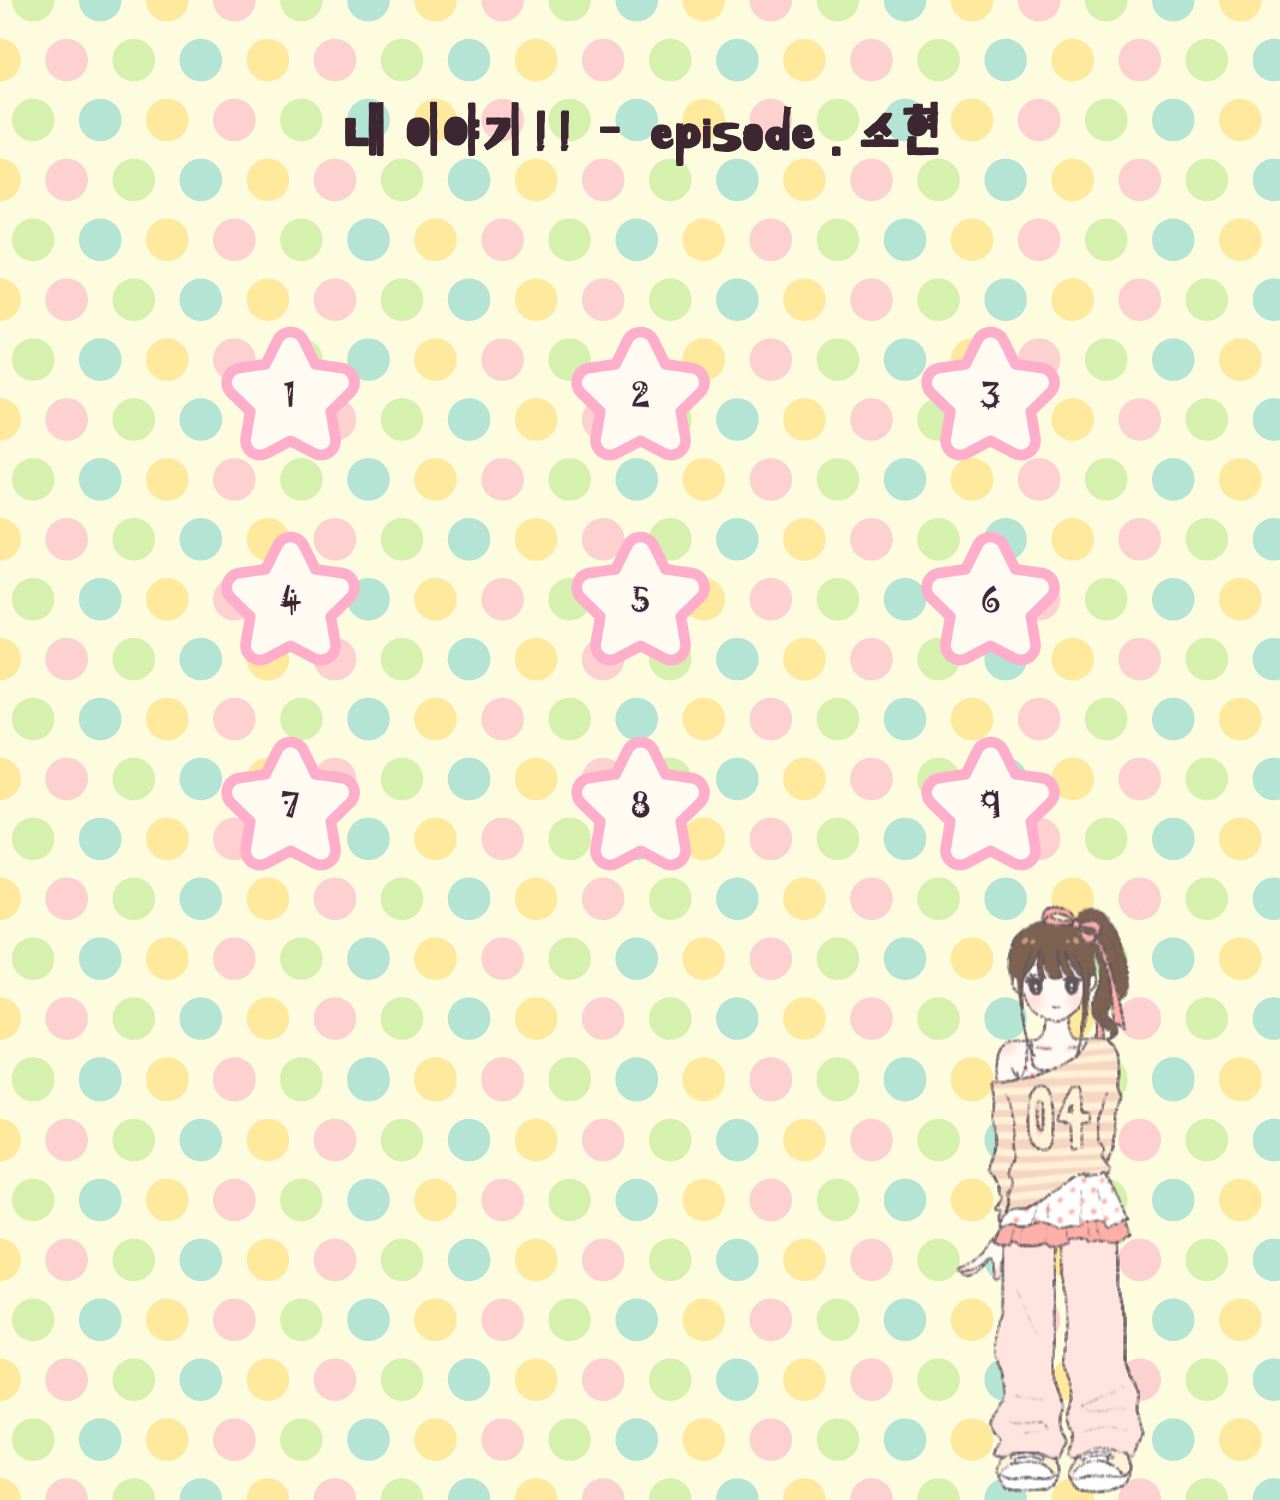
<file: index.html>
<!DOCTYPE html>
<html lang="en">
<head>
    <meta charset="UTF-8">
    <meta name="viewport" content="width=device-width, initial-scale=1.0">
    <title>MAIN</title>
    <link rel="stylesheet" href="css/common.css">
    <link rel="stylesheet" href="css/index.css">
</head>
<body>
<div class="title">
    <h1 id="title-text">내&nbsp;이야기&nbsp;!&nbsp;!&nbsp;&nbsp;-&nbsp;&nbsp;episode&nbsp;.&nbsp;소현</h1>
</div>

<div class="grid-container">
    <a href="1.html" id="button1"><img src="img/메인버튼1.png" alt="카메라 페이지"></a>
    <a href="2.html" id="button2"><img src="img/메인버튼2.png" alt="스케치북 페이지"></a>
    <a href="3.html" id="button3"><img src="img/메인버튼3.png" alt="타로 페이지"></a>
    <a href="4.html" id="button4"><img src="img/메인버튼4.png" alt="일기 페이지"></a>
    <a href="5.html" id="button5"><img src="img/메인버튼5.png" alt="불꽃놀이 페이지"></a>
    <a href="6.html" id="button6"><img src="img/메인버튼6.png" alt="옷 페이지"></a>
    <a href="7.html" id="button7"><img src="img/메인버튼7.png" alt="강아지 페이지"></a>
    <a href="8.html" id="button8"><img src="img/메인버튼8.png" alt="가챠 페이지"></a>
    <a href="9.html" id="button9"><img src="img/메인버튼9.png" alt="만화 페이지"></a>
</div>

<div class="box1"></div>
<div class="box2"></div>

<script src="js/index.js"></script>


</body>
</html>
</file>
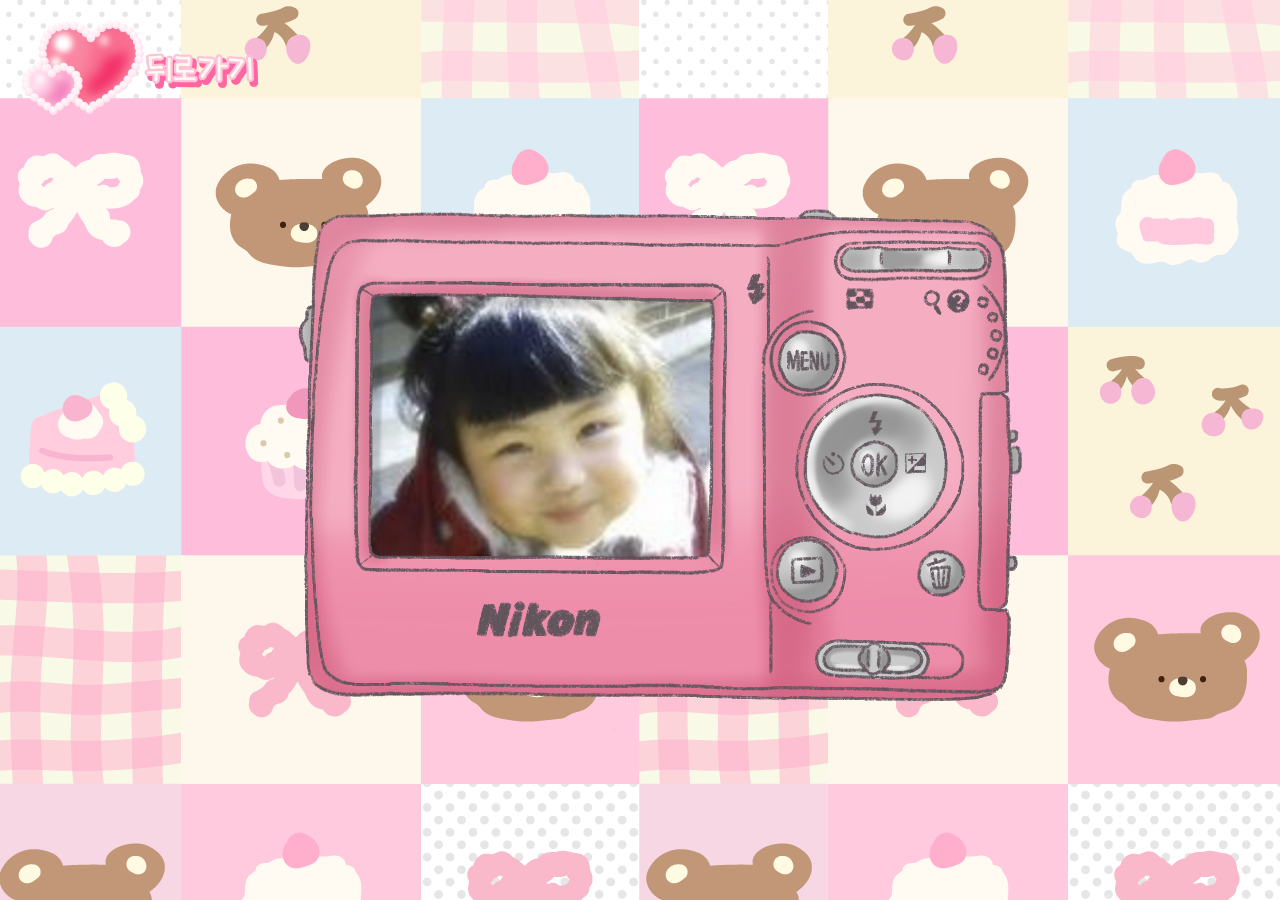
<file: 1.html>
<!DOCTYPE html>
<html lang="ko">
<head>
    <meta charset="UTF-8">
    <meta name="viewport" content="width=device-width, initial-scale=1.0">
    <title>추억 카메라</title>
    <link rel="stylesheet" href="css/common.css">
    <link rel="stylesheet" href="css/1.css">

</head>
<body>
<a href="index.html" class="back-btn"></a>



<!-- 이미지 슬라이더 영역 -->
<div class="slider-container">
    <!-- 이미지 슬라이더 -->
    <div class="images" id="imageSlider">
        <img src="img/어린시절사진/생쥐쁘이.jpg" alt="Image 1" class="active">
        <img src="img/어린시절사진/청록브이.jpg" alt="Image 2">
        <img src="img/어린시절사진/이쁜짓.jpg" alt="Image 3">
        <img src="img/어린시절사진/곰쥐.jpg" alt="Image 4">
        <img src="img/어린시절사진/꼬깔모자.jpg" alt="Image 5">
        <img src="img/어린시절사진/강쥐.jpg" alt="Image 6">
        <img src="img/어린시절사진/쪼꼬범벅.JPG" alt="Image 7">
        <img src="img/어린시절사진/전신샷.JPG" alt="Image 8">
        <img src="img/어린시절사진/에잇.JPG" alt="Image 9">
        <img src="img/어린시절사진/수영복.JPG" alt="Image 10">
        <img src="img/어린시절사진/에베벱.JPG" alt="Image 11">
    </div>
</div>

<!-- 카메라 이미지 (슬라이더 컨테이너 위에 올라감) -->
<img src="img/카메라.png" alt="Camera" class="camera">

<!-- 이미지 전환 버튼 (카메라 이미지 위에 배치) -->
<div class="controls">
    <img src="img/카메라버튼.png" alt="다음 버튼" id="nextButton">
</div>

<script src="js/1.js"></script>

</body>
</html>
</file>
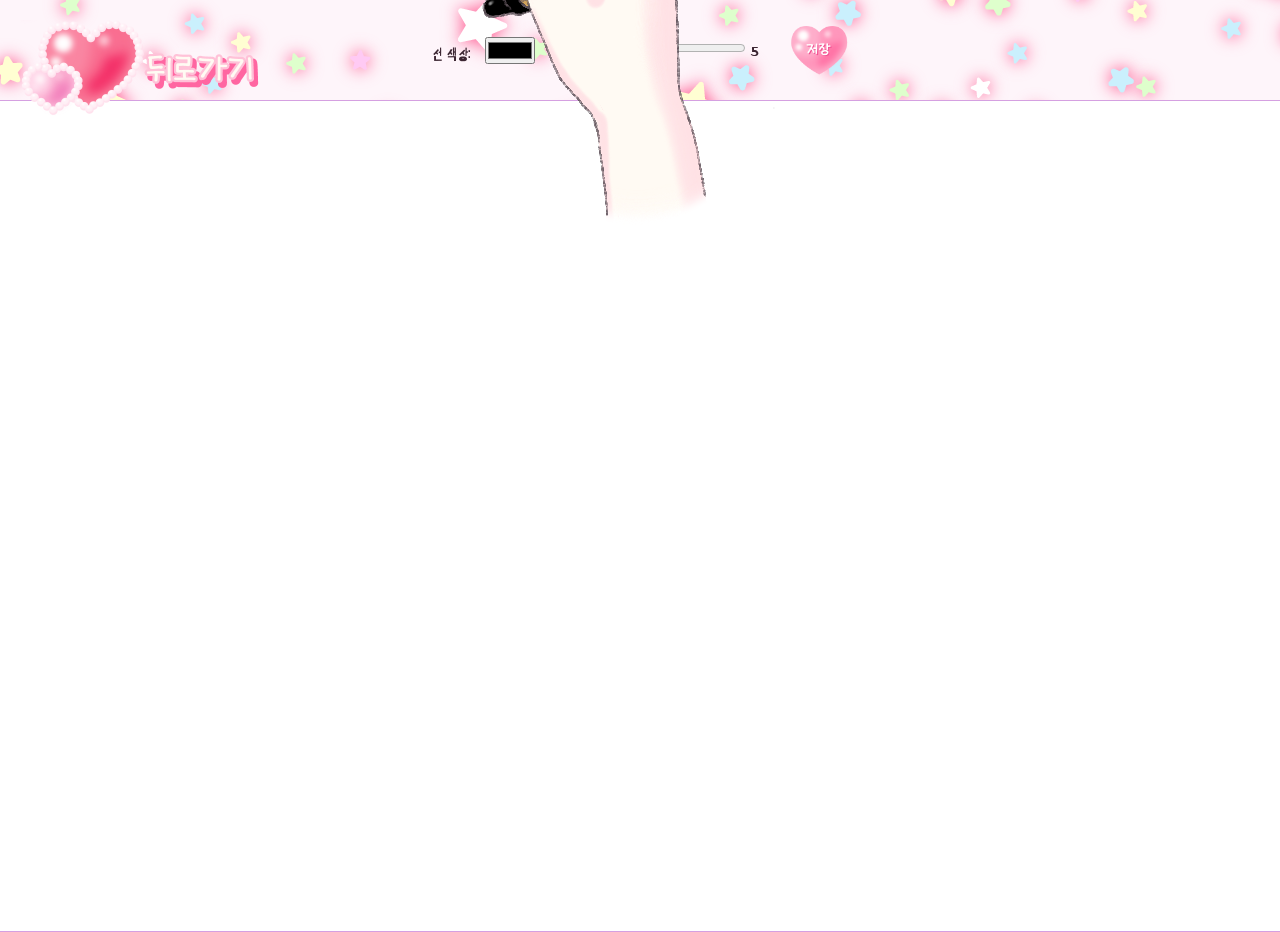
<file: 2.html>
<!DOCTYPE html>
<html lang="ko">
<head>
    <meta charset="UTF-8">
    <meta name="viewport" content="width=device-width, initial-scale=1.0">
    <title>그림 그리기</title>
    <link rel="stylesheet" href="css/common.css">
    <link rel="stylesheet" href="css/2.css">

</head>
<body>
<a href="index.html" class="back-btn"></a>



<div class="controls">
    <div>
        <label for="colorPicker">선 색상:</label>
        <input type="color" id="colorPicker" value="#000000">
    </div>
    <div>
        <label for="lineWidthSlider">선 굵기:</label>
        <input type="range" id="lineWidthSlider" min="1" max="20" value="5">
        <span id="lineWidthValue">5</span>
    </div>
    <img src="img/저장버튼.png" id="saveButton" alt="Save Button" style="cursor: pointer;">
</div>

<canvas id="drawingCanvas" width="1500" height="830"></canvas>

<img src="img/크레용손.png" id="handImage" alt="Hand Image">
<img src="img/크레용.png" id="crayonImage" alt="Crayon Image">



<script src="js/2.js"></script>

</body>
</html>
</file>
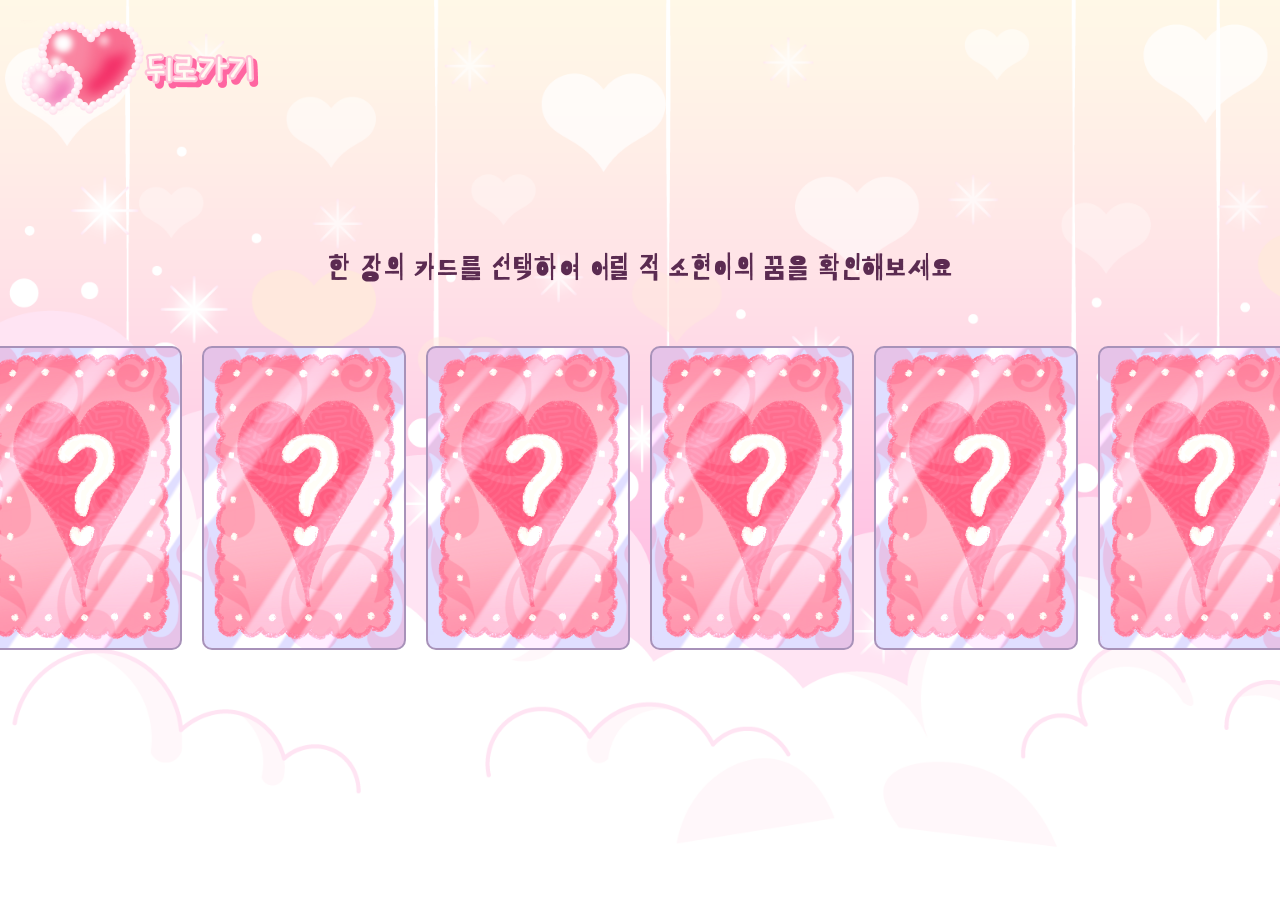
<file: 3.html>
<!DOCTYPE html>
<html lang="ko">
<head>
    <meta charset="UTF-8">
    <meta name="viewport" content="width=device-width, initial-scale=1.0">
    <title>타로</title>
    <link rel="stylesheet" href="css/common.css">
    <link rel="stylesheet" href="css/3.css">

</head>




<body>
<a href="index.html" class="back-btn"></a>

<h1>한 장의 카드를 선택하여 어릴 적 소현이의 꿈을 확인해보세요</h1>
<div class="tarot-container">
    <div class="card" onclick="drawTarot(this)"></div>
    <div class="card" onclick="drawTarot(this)"></div>
    <div class="card" onclick="drawTarot(this)"></div>
    <div class="card" onclick="drawTarot(this)"></div>
    <div class="card" onclick="drawTarot(this)"></div>
    <div class="card" onclick="drawTarot(this)"></div>
</div>

<div id="result-modal">
    <div id="result-modal-content">
        <div id="result-card"></div>
        <div id="result-text"></div>
        <button class="close-btn" onclick="closeResult()">닫기</button>
    </div>
</div>


<script src="js/3.js"></script>
</body>
</html>
</file>
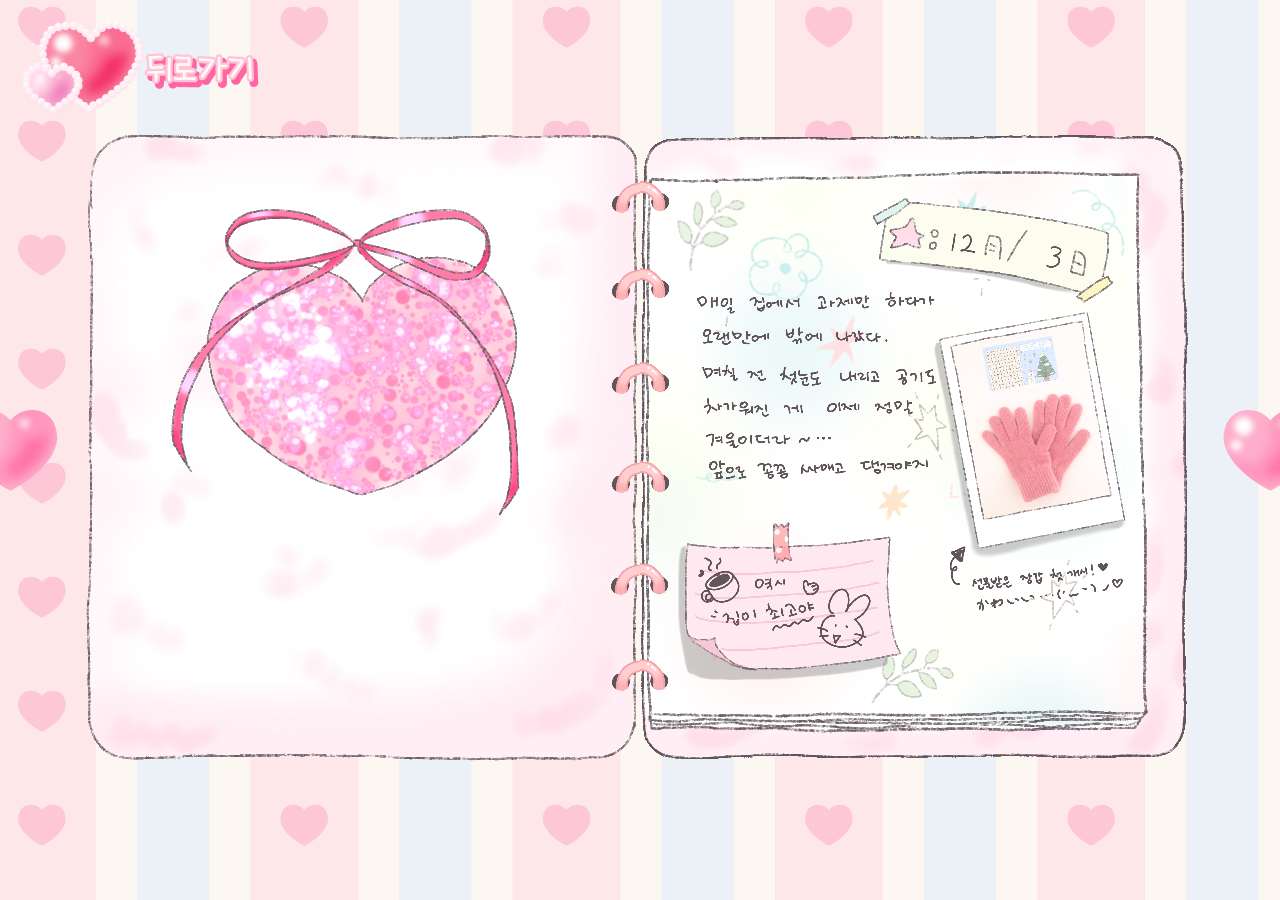
<file: 4.html>
<!DOCTYPE html>
<html lang="en">
<head>
    <meta charset="UTF-8">
    <title>일기장</title>
    <link rel="stylesheet" href="css/common.css">
    <link rel="stylesheet" href="css/4.css">

</head>

<body>
<a href="index.html" class="back-btn"></a>

<div id="book">
    <!-- 왼쪽 페이지 -->
    <div class="page left-page" id="leftPage">
        <!-- Left Page -->
    </div>

    <!-- 넘길 오른쪽 페이지들 -->
    <div class="page right-page" id="rightPage1" style="z-index: 5;"></div>
    <div class="page right-page" id="rightPage2" style="z-index: 4;"></div>
    <div class="page right-page" id="rightPage3" style="z-index: 3;"></div>
    <div class="page right-page" id="rightPage4" style="z-index: 2;"></div>
    <div class="page right-page" id="rightPage5" style="z-index: 1;"></div>

    <!-- 넘긴 페이지 뒷면 -->
    <div class="page back-page" id="backPage1" style="z-index: 0; transform: rotateY(180deg);"></div>
    <div class="page back-page" id="backPage2" style="z-index: 0; transform: rotateY(180deg);"></div>
    <div class="page back-page" id="backPage3" style="z-index: 0; transform: rotateY(180deg);"></div>
    <div class="page back-page" id="backPage4" style="z-index: 0; transform: rotateY(180deg);"></div>
    <div class="page back-page" id="backPage5" style="z-index: 0; transform: rotateY(180deg);"></div>

    <!-- 이전과 다음 버튼 -->
    <button id="prev" disabled> </button>
    <button id="next"> </button>
</div>


<script src="js/4.js"></script>

</body>
</html>
</file>
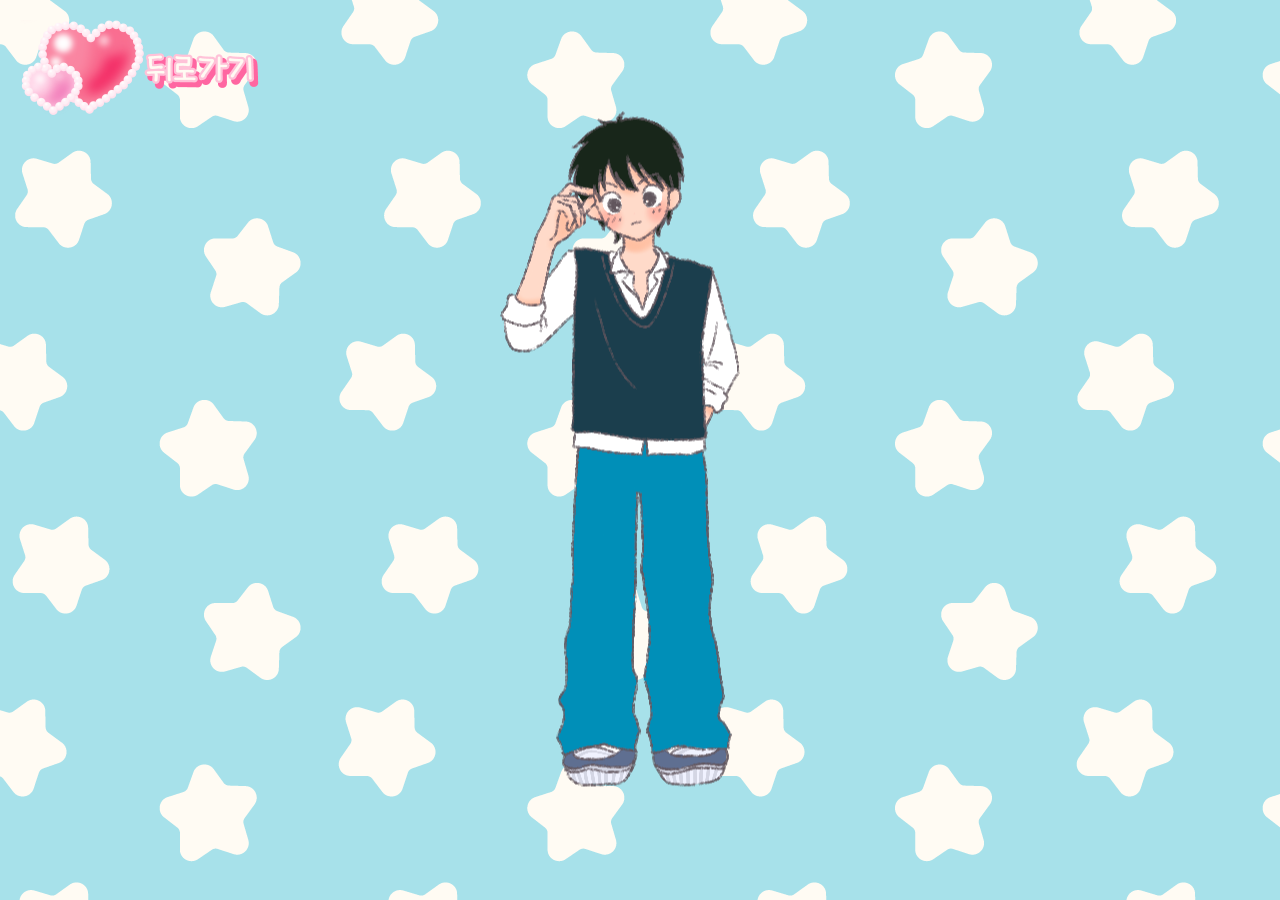
<file: 5.html>
<!DOCTYPE html>
<html lang="ko">
<head>
    <meta charset="UTF-8">
    <meta name="viewport" content="width=device-width, initial-scale=1.0">
    <title>카제하야</title>
    <link rel="stylesheet" href="css/common.css">
    <link rel="stylesheet" href="css/5.css">

</head>
<body>

<a href="index.html" class="back-btn"></a>

<!-- 애니메이션 박스 -->
<div class="ani-box" id="aniBox">
    <div id="text">안녕하세요!</div> <!-- 말풍선 -->
</div>


<script src="js/5.js"></script>

</body>
</html>
</file>
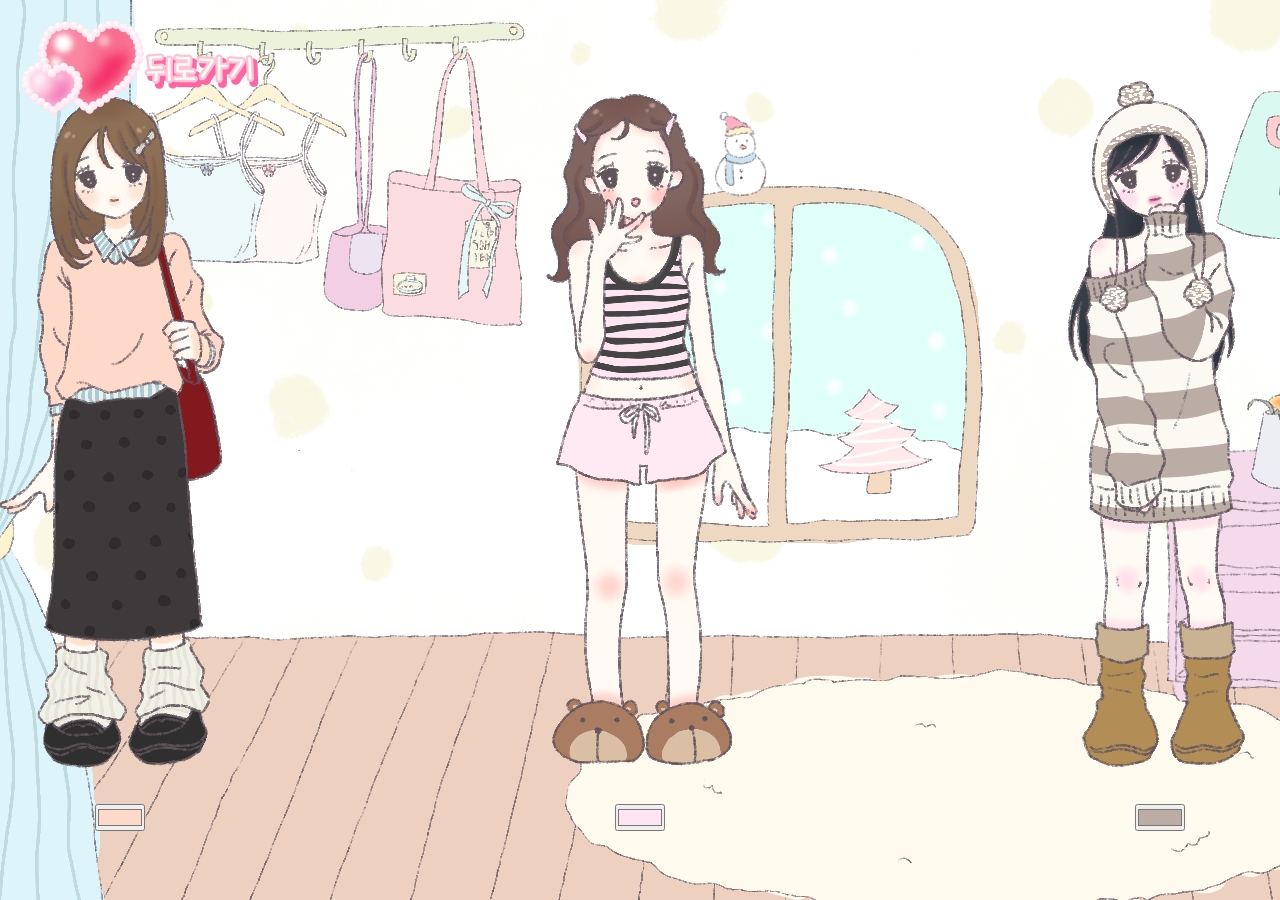
<file: 6.html>
<!DOCTYPE html>
<html lang="ko">
<head>
    <meta charset="UTF-8">
    <meta name="viewport" content="width=device-width, initial-scale=1.0">
    <title>옷 색 변경</title>
    <link rel="stylesheet" href="css/common.css">
    <link rel="stylesheet" href="css/6.css">
</head>
<body>
<a href="index.html" class="back-btn"></a>




<div class="characterContainer">
    <!-- 캐릭터 1 -->
    <div class="character">
        <img id="fullBodyImage1" class="sourceImage" src="img/옷모델1.png" alt="전신 이미지 1" width="500" height="700">
        <img id="pantsImage1" class="sourceImage" src="img/옷변경1.png" alt="바지 이미지 1" width="500" height="700">
        <div class="canvasWrapper">
            <canvas id="canvas1" width="500" height="700"></canvas>
        </div>
        <div class="colorPickerWrapper">
            <input type="color" id="pantsColorPicker1" value="#FED8C8"> <!-- 기본 색 지정 -->
        </div>
    </div>



    <!-- 캐릭터 2 -->
    <div class="character">
        <img id="fullBodyImage2" class="sourceImage" src="img/옷모델2.png" alt="전신 이미지 2" width="500" height="700">
        <img id="pantsImage2" class="sourceImage" src="img/옷변경2.png" alt="바지 이미지 2" width="500" height="700">
        <div class="canvasWrapper">
            <canvas id="canvas2" width="500" height="700"></canvas>
        </div>
        <div class="colorPickerWrapper">
            <input type="color" id="pantsColorPicker2" value="#FFE5F1">
        </div>
    </div>



    <!-- 캐릭터 3 -->
    <div class="character">
        <img id="fullBodyImage3" class="sourceImage" src="img/옷모델3.png" alt="전신 이미지 3" width="500" height="700">
        <img id="pantsImage3" class="sourceImage" src="img/옷변경3.png" alt="바지 이미지 3" width="500" height="700">
        <div class="canvasWrapper">
            <canvas id="canvas3" width="500" height="700"></canvas>
        </div>
        <div class="colorPickerWrapper">
            <input type="color" id="pantsColorPicker3" value="#BBADA5">
        </div>
    </div>
</div>



<script src="js/6.js"></script>



</body>
</html>
</file>
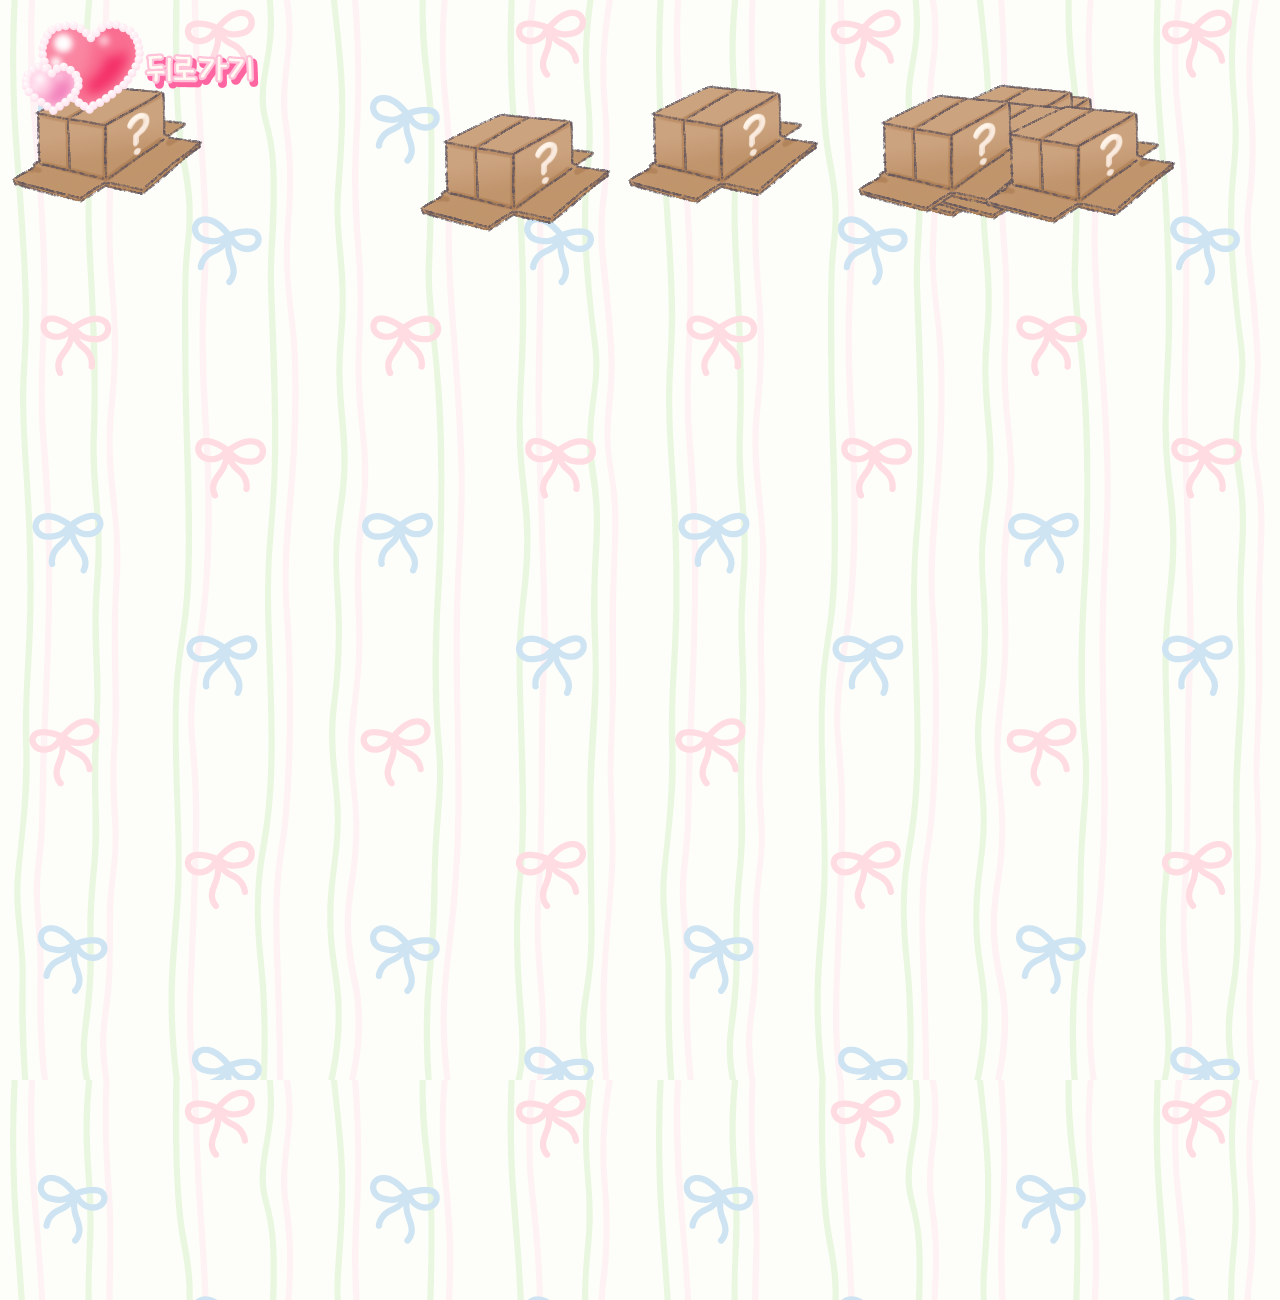
<file: 7.html>
<!DOCTYPE html>
<html lang="ko">
<head>
    <meta charset="UTF-8">
    <meta name="viewport" content="width=device-width, initial-scale=1.0">
    <title>강아지 찾기</title>
    <link rel="stylesheet" href="css/common.css">
    <link rel="stylesheet" href="css/7.css">
</head>
<body>
<a href="index.html" class="back-btn"></a>

<div class="box" data-index="0"></div>
<div class="box" data-index="1"></div>
<div class="box" data-index="2"></div>
<div class="box" data-index="3"></div>
<div class="box" data-index="4"></div>
<div class="box" data-index="5"></div>
<div class="box" data-index="6"></div>
<div class="box" data-index="7"></div>
<div class="box" data-index="8"></div>

<div class="modal" id="dogBoxModal">
    <img src="img/강아지상자.png" alt="강아지 상자">
    <h1>강아지를 찾았다!</h1>
</div>
<div class="box1" id="heart1" style="animation: none;"></div>
<div class="box2" id="heart2" style="animation: none;"></div>

<script src="js/7.js"></script>


</body>
</html>
</file>
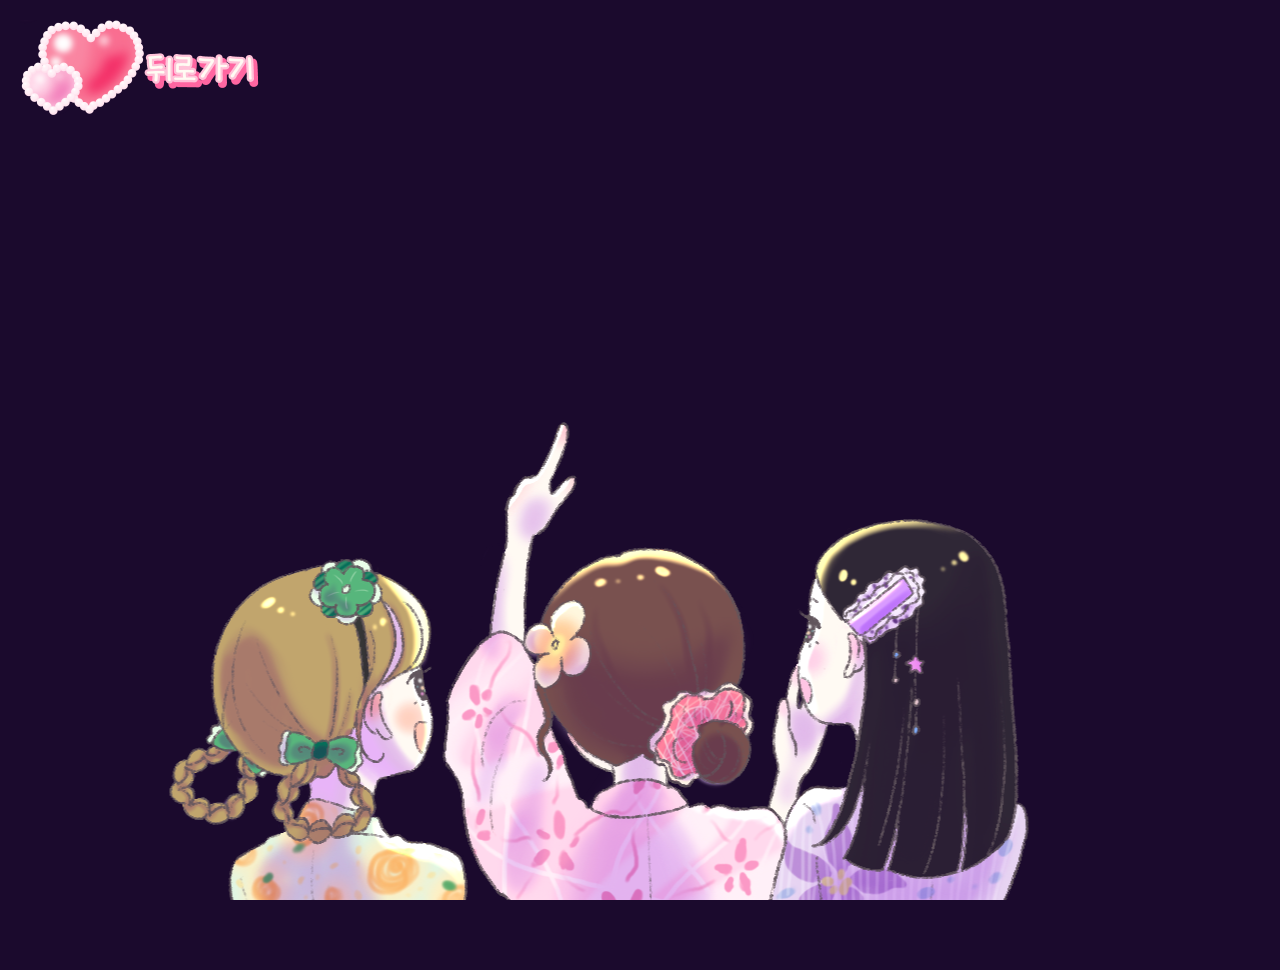
<file: 9.html>
<!DOCTYPE html>
<html lang="ko">
<head>
    <meta charset="UTF-8">
    <meta name="viewport" content="width=device-width, initial-scale=1.0">
    <title>불꽃놀이</title>
    <link rel="stylesheet" href="css/common.css">
    <link rel="stylesheet" href="css/9.css">

</head>
<body>
<a href="index.html" class="back-btn"></a>




<!-- 불꽃놀이 친구 애니메이션 -->
<div id="friendAnimation"></div>

<!-- 애니박스 1 -->
<div class="ani-box" id="aniBox1" style="top: 30%; left: 50%;"></div>
<!-- 애니박스 2 -->
<div class="ani-box" id="aniBox2" style="top: 10%; left: 20%;"></div>
<!-- 애니박스 3 -->
<div class="ani-box" id="aniBox3" style="top: 60%; left: 80%;"></div>
<!-- 애니박스 4 -->
<div class="ani-box" id="aniBox4" style="top: 80%; left: 30%;"></div>
<!-- 애니박스 5 -->
<div class="ani-box" id="aniBox5" style="top: 20%; left: 70%;"></div>



<script src="js/9.js"></script>

</body>
</html>
</file>
<file: css/common.css>
@font-face {
    font-family: 'BMKirangHaeRang';
    src: url('../fonts/BMKIRANGHAERANG-TTF.ttf') format('truetype');
    font-weight: normal;
    font-style: normal;
}
* {
    margin: 0;
    padding: 0;
}
body {
    font-family: 'BMKirangHaeRang', Arial, sans-serif;
    height: 100vh;
    overflow: hidden;
    color: #3c2632;
}
.back-btn {
    position: fixed;
    top: 20px;
    left: 20px;
    width: 250px;
    height: 100px;
    background: url('../img/뒤로가기보석.png') no-repeat center/cover;
    cursor: pointer;
    z-index: 10;
}
.back-btn:hover {
    background: url('../img/뒤로가기호버보석.png') no-repeat center/cover;
    /*transform: rotate(-15deg);*/
}









/*.back-btn {*/
/*    position: relative;*/
/*    width: 200px;*/
/*    height: 100px;*/
/*    border-radius: 10px;*/
/*    transform-style: preserve-3d;*/
/*    transition: transform 0.6s ease;*/
/*    transform: rotateY(0deg);*/
/*    cursor: pointer;*/
/*}*/

/*.back-btn::before,*/
/*.back-btn::after {*/
/*    content: "";*/
/*    position: absolute;*/
/*    width: 100%;*/
/*    height: 100%;*/
/*    border-radius: 10px;*/
/*    backface-visibility: hidden;*/
/*    background-size: cover;*/
/*    background-position: center;*/
/*}*/

/*!* 앞면 이미지 *!*/
/*.back-btn::before {*/
/*    background-image: url('img/백버튼.png'); !* 앞면 이미지 파일 *!*/
/*}*/

/*!* 뒷면 이미지 *!*/
/*.back-btn::after {*/
/*    background-image: url('img/백버튼호버.png'); !* 뒷면 이미지 파일 *!*/
/*    transform: rotateY(180deg);*/
/*}*/

/*!* 호버 시 180도 회전 *!*/
/*.back-btn:hover {*/
/*    transform: rotateY(180deg);*/
/*}*/
</file>
<file: css/index.css>
body {
    display: flex;
    justify-content: center;
    align-items: center;
    position: relative;

    background: url("../img/배경땡떙이알록달록노랑.png");
}

.title {
    position: absolute;
    top: 100px;
    width: 100%;
    text-align: center;
}

.title h1 {
    font-size: 60px;

}
.title span {
    display: inline-block;
    animation: floating-right 2s infinite ease-in-out;
}

.grid-container {
    display: grid;
    grid-template-columns: repeat(3, 1fr);
    gap: 50px 200px;
    transform: translateY(150px);
}

/* 버튼 이미지 스타일 */
.grid-container a img {
    width: 150px;
    height: 150px;
    transition: 0.3s ease;
}


#button1 img:hover {
    content: url('../img/메인버튼1호버.png');
}
#button2 img:hover {
    content: url('../img/메인버튼2호버.png');
}
#button3 img:hover {
    content: url('../img/메인버튼3호버.png');
}
#button4 img:hover {
    content: url('../img/메인버튼4호버.png');
}
#button5 img:hover {
    content: url('../img/메인버튼5호버.png');
}
#button6 img:hover {
    content: url('../img/메인버튼6호버.png');
}
#button7 img:hover {
    content: url('../img/메인버튼7호버.png');
}
#button8 img:hover {
    content: url('../img/메인버튼8호버.png');
}
#button9 img:hover {
    content: url('../img/메인버튼9호버.png');
}

/* 왼쪽으로 까딱거리는 버튼 */
.grid-container a:nth-child(1) img,
.grid-container a:nth-child(2) img,
.grid-container a:nth-child(3) img,
.grid-container a:nth-child(7) img,
.grid-container a:nth-child(8) img,
.grid-container a:nth-child(9) img {
    animation: floating-left 2s infinite ease-in-out;
}

@keyframes floating-left {
    0%, 100% {
        transform: rotate(-8deg);
    }
    50% {
        transform: rotate(8deg);
    }
}

/* 오른쪽으로 까딱거리는 버튼 */
.grid-container a:nth-child(4) img,
.grid-container a:nth-child(5) img,
.grid-container a:nth-child(6) img {
    animation: floating-right 2s infinite ease-in-out;
}

@keyframes floating-right {
    0%, 100% {
        transform: rotate(8deg);
    }
    50% {
        transform: rotate(-8deg);
    }
}

/* 캐릭터 애니메이션 */
.box1 {
    position: absolute;
    top: -600px;
    left: 50px;
    width: 360px;
    height: 600px;
    background: url("../img/메인사람애니1.png") no-repeat;
    background-size: cover;
    animation: gif 1s infinite steps(8), run 5s linear infinite;
}

@keyframes gif {
    100% {background-position: -2880px 0}
}

@keyframes run {
    0% {top: -600px;}
    100% {top: 100%;}
}

.box2 {
    position: absolute;
    bottom: -600px;
    right: 50px;
    width: 360px;
    height: 600px;
    background: url("../img/메인사람애니2.png") no-repeat;
    background-size: cover;
    animation: gif2 1s infinite steps(8), run2 5s linear infinite;
}

@keyframes gif2 {
    100% {background-position: -2880px 0}
}

@keyframes run2 {
    0% {bottom: -600px;}
    100% {bottom: 100%;}
}
</file>
<file: css/1.css>
body {
    display: flex;
    justify-content: center;
    align-items: center;
    background: url("../img/배경네모네모1.png");
}

/* 이미지 슬라이더 스타일 */
.slider-container {
    position: absolute;
    top: 50%;
    left: 50%;
    transform: translate(-80%, -55%);
    width: 400px;
    height: 300px;
    border: 1px solid #ffffff;
    overflow: hidden;
    z-index: 1; /* 카메라 버튼보다 아래 */
}

.images img {
    width: 100%;
    height: 100%;
    object-fit: cover;
    display: none;
}

.images img.active {
    display: block; /* 활성화된 이미지만 보이게 */
}

/* 카메라 이미지 */
.camera {
    position: absolute;
    top: 50%;
    left: 50%;
    transform: translate(-50%, -50%);
    z-index: 2;
    width: 1100px;
    height: auto;
    pointer-events: none; /* 클릭 이벤트가 버튼으로 전달되게 */
}

/* 버튼 스타일 */
.controls {
    position: absolute;
    top: 50%;
    left: 50%;
    transform: translate(-50%, -50%);
    display: flex;
    justify-content: center;
    z-index: 3; /* 카메라 위에 위치 */
    /*width: 1100px;*/
    /*height: auto;*/
}

.controls img {
    cursor: pointer;
    position: absolute;
    width: 1100px;
    height: auto;
    top: 50%;
    left: 50%;
    transform: translate(-50%, -50%);
}
</file>
<file: css/2.css>
body {
    display: flex;
    flex-direction: column;
    align-items: center;
    background-image: url("../img/배경다이어리.png");
}

canvas {
    border: 1px solid #d5a0e1;
    background: #fff;
    /*margin-top: 5px;*/
}

.controls {
    display: flex;
    justify-content: space-between;
    align-items: center;
    margin: 20px 0;
}
.controls label {
    margin-right: 10px;
}
.controls > div {
    margin-right: 30px; /* 각 컨트롤 간의 간격 */
}

#handImage {
    position: absolute;
    width: 300px;
    height: 500px;
    pointer-events: none;
    transform: translate(-5%, -40%);
    z-index: 2;
}

#crayonImage {
    position: absolute;
    width: 300px;
    height: 500px;
    pointer-events: none;
    transform: translate(-5%, -40%);
    z-index: 1;
}


#saveButton {
    width: 60px;
    height: auto;
    transition: transform 0.2s ease;
}

#saveButton:hover {
    content: url('../img/저장버튼.png');
    transform: scale(1.1);
}
</file>
<file: css/3.css>
body {
    text-align: center;
    background: url("../img/배경구름하트.png");
    background-size: cover;
    display: flex;
    justify-content: center;
    align-items: center;
    flex-direction: column;
    animation: floatingBackground 7s infinite ease-in-out;
}

@keyframes floatingBackground {
    0%, 100% {
        background-position: center 0;
    }
    50% {
        background-position: center -45px; /* 위로 45px */
    }
}

h1 {
    margin-bottom: 60px;
    color: #5b2b51;
    font-weight: 300;
}

.tarot-container {
    display: grid;
    grid-template-columns: repeat(6, 1fr); /* 한 줄에 카드 6개 */
    gap: 20px;
    justify-items: center;
}

.card {
    width: 200px;
    height: 300px;
    background-image: url('../img/타로뒷면.png');
    background-size: cover;
    background-position: center;
    cursor: pointer;
    transition: transform 0.6s ease-in-out;
    border: 2px solid #a892b9;
    border-radius: 10px;
}

.card:hover {
    transform: scale(1.1);
}

#result-modal {
    display: none;
    position: fixed;
    top: 0;
    left: 0;
    width: 100vw;
    height: 100vh;
    background: rgba(0, 0, 0, 0.7);
    justify-content: center;
    align-items: center;
}

#result-modal-content {
    background-color: #ffffff;
    padding: 30px;
    border-radius: 10px;
    text-align: center;
    max-width: 600px;
}

#result-card {
    width: 400px;
    height: 500px;
    margin-bottom: 20px;
    background-size: cover;
    border: 1px solid #5b2b51;
    border-radius: 10px;
}
#result-text h2 {
    margin-bottom: 16px;
    color: #5b2b51;
}

#result-text p {
    margin-top: 0;
    color: #5b2b51;
}


.close-btn {
    margin-top: 20px;
    padding: 10px 20px;
    font-size: 1em;
    cursor: pointer;
    background-color: #ffaee8;
    color: white;
    border: none;
    border-radius: 5px;
}

.close-btn:hover {
    background-color: #ff96e0;
}
</file>
<file: css/4.css>
body {
    background: url("../img/배경스트라이프하트.png");
}
#book {
    position: absolute;
    top: 50%;
    left: 50%;
    width: 1120px;
    height: 640px;
    transform-style: preserve-3d;
    transform: translate(-50%, -50%);
    perspective: 2500px;
    display: flex;
    justify-content: center;
    align-items: center;
}

.page {
    position: absolute;
    width: 560px;
    height: 100%;

    /*border: 1px solid #ccc;*/
    backface-visibility: hidden;
    transform-origin: right;
    transition: transform 1s ease;
}

.left-page {
    position: absolute;
    left: 0;
    z-index: 1;
    display: flex;
    justify-content: center;
    align-items: center;
    background: none;
}

.right-page {
    position: absolute;
    right: 0;
    transform-origin: left;
    display: flex;
    justify-content: center;
    align-items: center;
}

.back-page {
    position: absolute;
    right: 0;
    transform-origin: left;
    display: flex;
    justify-content: center;
    align-items: center;
    backface-visibility: hidden;
}

/* 버튼 스타일 */
button {
    position: absolute;
    top: 50%;
    width: 100px;
    height: 100px;
    background-color: transparent;
    border: none;
    background-size: cover;
    background-repeat: no-repeat;
    cursor: pointer;
    transform: translateY(-50%);
    transition: background-image 0.3s ease;
}

#prev {
    left: -120px;
    background-image: url("../img/일기장하트버튼.png");
}

#next {
    right: -120px;
    background-image: url("../img/일기장하트버튼.png");
}


#prev:hover {
    background-image: url("../img/일기장이전버튼호버.png");
}

#next:hover {
    background-image: url("../img/일기장다음버튼호버.png");
}

/* 비활성화된 버튼 */
button:disabled {
    cursor: not-allowed;
}



/* 버튼 흔들리는 애니메이션 */
@keyframes sway {
    0%{
        transform: translateY(-50%) rotate(0deg);
    }
    25% {
        transform: translateY(-50%) rotate(-10deg);
    }
    75% {
        transform: translateY(-50%) rotate(10deg);
    }
    100% {
        transform: translateY(-50%) rotate(0deg);
    }
}

/* 애니메이션 적용 */
#prev, #next {
    animation: sway 1.5s infinite ease-in-out;
}


#leftPage {
    background: url("../img/일기장표지.png");
}
#rightPage1 {
    background: url("../img/일기장1.png");
}
#rightPage2 {
    background: url("../img/일기장2.png");
}
#rightPage3 {
    background: url("../img/일기장3.png");
}
#rightPage4 {
    background: url("../img/일기장4.png");
}
#rightPage5 {
    background: url("../img/일기장5.png");
}
</file>
<file: css/5.css>
body {
    background: url("../img/배경파랑별.png");
}

/* 애니메이션 박스 */
.ani-box {
    position: absolute;
    top: 50%;
    left: 50%;
    transform: translate(-50%, -50%);
    width: 500px;
    height: 700px;
    background: url("../img/카제하야애니.png");
    background-size: cover;
    animation: none;
}

@keyframes gif {
    100% {background-position: -5000px 0;} /* 전체 크기 */
}

@keyframes alternateGif {
    100% {background-position: -5500px 0;}
}


/* 말풍선 */
#text {
    visibility: hidden;
    position: absolute;
    background: url('../img/2-말풍선.png') no-repeat;
    background-size: contain;
    background-position: center 11px;

    padding: 20px;
    top: 120px;
    left: 70%;
    transform: translate(0, -50%);
    white-space: nowrap;
    width: 400px;
    height: 400px;
    display: flex;
    justify-content: center;
    align-items: center;
    font-size: 40px;
}
</file>
<file: css/6.css>
body {
    display: flex;
    flex-direction: column;
    align-items: center;
    justify-content: center;
    background: url("../img/배경방안.png");
}

.characterContainer {
    display: flex;
    justify-content: center;
}

.canvasWrapper {
    position: relative;
    margin: 10px;
}


.colorPickerWrapper {
    margin-top: 10px;
}

/* 이미지 태그 숨기기 */
.sourceImage {
    display: none;
}

.character {
    display: flex;
    flex-direction: column;
    align-items: center;
}
</file>
<file: css/7.css>
body {
    display: flex;
    justify-content: center;
    align-items: center;
    position: relative;
    background: url("../img/배경리본.png");
}
.box {
    width: 200px;
    height: 200px;
    position: absolute;
    background-image: url('../img/닫힌상자1.png');
    background-size: cover;
    cursor: pointer;
    transition: transform 0.3s ease, background-image 0.2s ease-in-out;
}
.modal {
    display: flex;
    position: fixed;
    top: 0;
    left: 0;
    width: 100vw;
    height: 100vh;
    background: url("../img/모달강아지.png");
    justify-content: center;
    align-items: center;
    z-index: 1;
    flex-direction: column;
    opacity: 0;
    pointer-events: none;
    transition: opacity 0.5s ease;
}

.modal.show {
    opacity: 1;
    pointer-events: auto;
}

.modal img {
    width: 300px;
    height: 300px;
    display: block;
    margin: 0 auto;
}

.modal h1 {
    font-size: 3rem;
    margin-top: 30px;
    font-weight: 300;
}

.box1 {
    position: absolute;
    bottom: -400px;
    width: 300px;
    height: 300px;
    background: url("../img/블러하트.png") no-repeat;
    background-size: cover;
    animation: heartMove1 3s ease-out infinite;
    opacity: 0;
    pointer-events: none;
    z-index: 3;
}
.box2 {
    position: absolute;
    bottom: -400px;
    width: 300px;
    height: 300px;
    background: url("../img/블러하트.png") no-repeat;
    background-size: cover;
    animation: heartMove2 3s ease-out infinite;
    opacity: 0;
    pointer-events: none;
    z-index: 3;
}


.box1 {
    left: 10%;
}

.box2 {
    right: 10%;
}

@keyframes heartMove1 {
    0% {
        bottom: 0;
        opacity: 0;
        transform: translateX(0) scale(1);
    }
    10% {
        opacity: .5;
        transform: translateX(-50px) scale(0.9);
    }
    20% {
        opacity: .5;
        transform: translateX(-100px) scale(0.8);
    }
    30% {
        opacity: .5;
        transform: translateX(-50px) scale(0.7);
    }
    40% {
        opacity: .5;
        transform: translateX(0) scale(0.6);
    }
    50% {
        opacity: .5;
        transform: translateX(50px) scale(0.5);
    }
    60% {
        opacity: .5;
        transform: translateX(100px) scale(0.4);
    }
    70% {
        opacity: .5;
        transform: translateX(50px) scale(0.3);
    }
    80% {
        opacity: .5;
        transform: translateX(0) scale(0.2);
    }
    90% {
        opacity: .5;
        transform: translateX(-50px) scale(0.1);
    }
    100% {
        bottom: 80%;
        opacity: 0;
        transform: translateX(-100px) scale(0);
    }
}
@keyframes heartMove2 {
    0% {
        bottom: 0;
        opacity: 0;
        transform: translateX(0) scale(1);
    }
    10% {
        opacity: .5;
        transform: translateX(50px) scale(0.9);
    }
    20% {
        opacity: .5;
        transform: translateX(100px) scale(0.8);
    }
    30% {
        opacity: .5;
        transform: translateX(50px) scale(0.7);
    }
    40% {
        opacity: .5;
        transform: translateX(0) scale(0.6);
    }
    50% {
        opacity: .5;
        transform: translateX(-50px) scale(0.5);
    }
    60% {
        opacity: .5;
        transform: translateX(-100px) scale(0.4);
    }
    70% {
        opacity: .5;
        transform: translateX(-50px) scale(0.3);
    }
    80% {
        opacity: .5;
        transform: translateX(0) scale(0.2);
    }
    90% {
        opacity: .5;
        transform: translateX(50px) scale(0.1);
    }
    100% {
        bottom: 80%;
        opacity: 0;
        transform: translateX(100px) scale(0);
    }
}
</file>
<file: css/9.css>
body {
    background-color: #1b0a2d;
    display: flex;
    justify-content: center;
    align-items: flex-end;
}

/* 불꽃 친구 애니메이션 */
#friendAnimation {
    position: fixed;
    bottom: 0;
    left: 50%;
    transform: translateX(-50%);
    width: 1100px;
    height: 550px;
    background: url("../img/불꽃친구애니.png") no-repeat;
    background-size: cover;
    animation: friendgif 1s steps(6) infinite;
    z-index: 1;
    cursor: pointer;
}

/* 애니박스*/
.ani-box {
    position: absolute;
    top: 50%;
    left: 50%;
    transform: translate(-50%, -50%);
    width: 500px;
    height: 500px;
    background: url("../img/불꽃애니1.png") no-repeat;
    background-size: cover;
    visibility: hidden;
    animation: none;
}

/* 불꽃놀이 애니메이션 */
@keyframes gif {
    100% {background-position: -12000px 0;}
}

/* 불꽃놀이 친구 애니메이션 */
@keyframes friendgif {
    100% {background-position: -6600px 0;}
}
</file>
